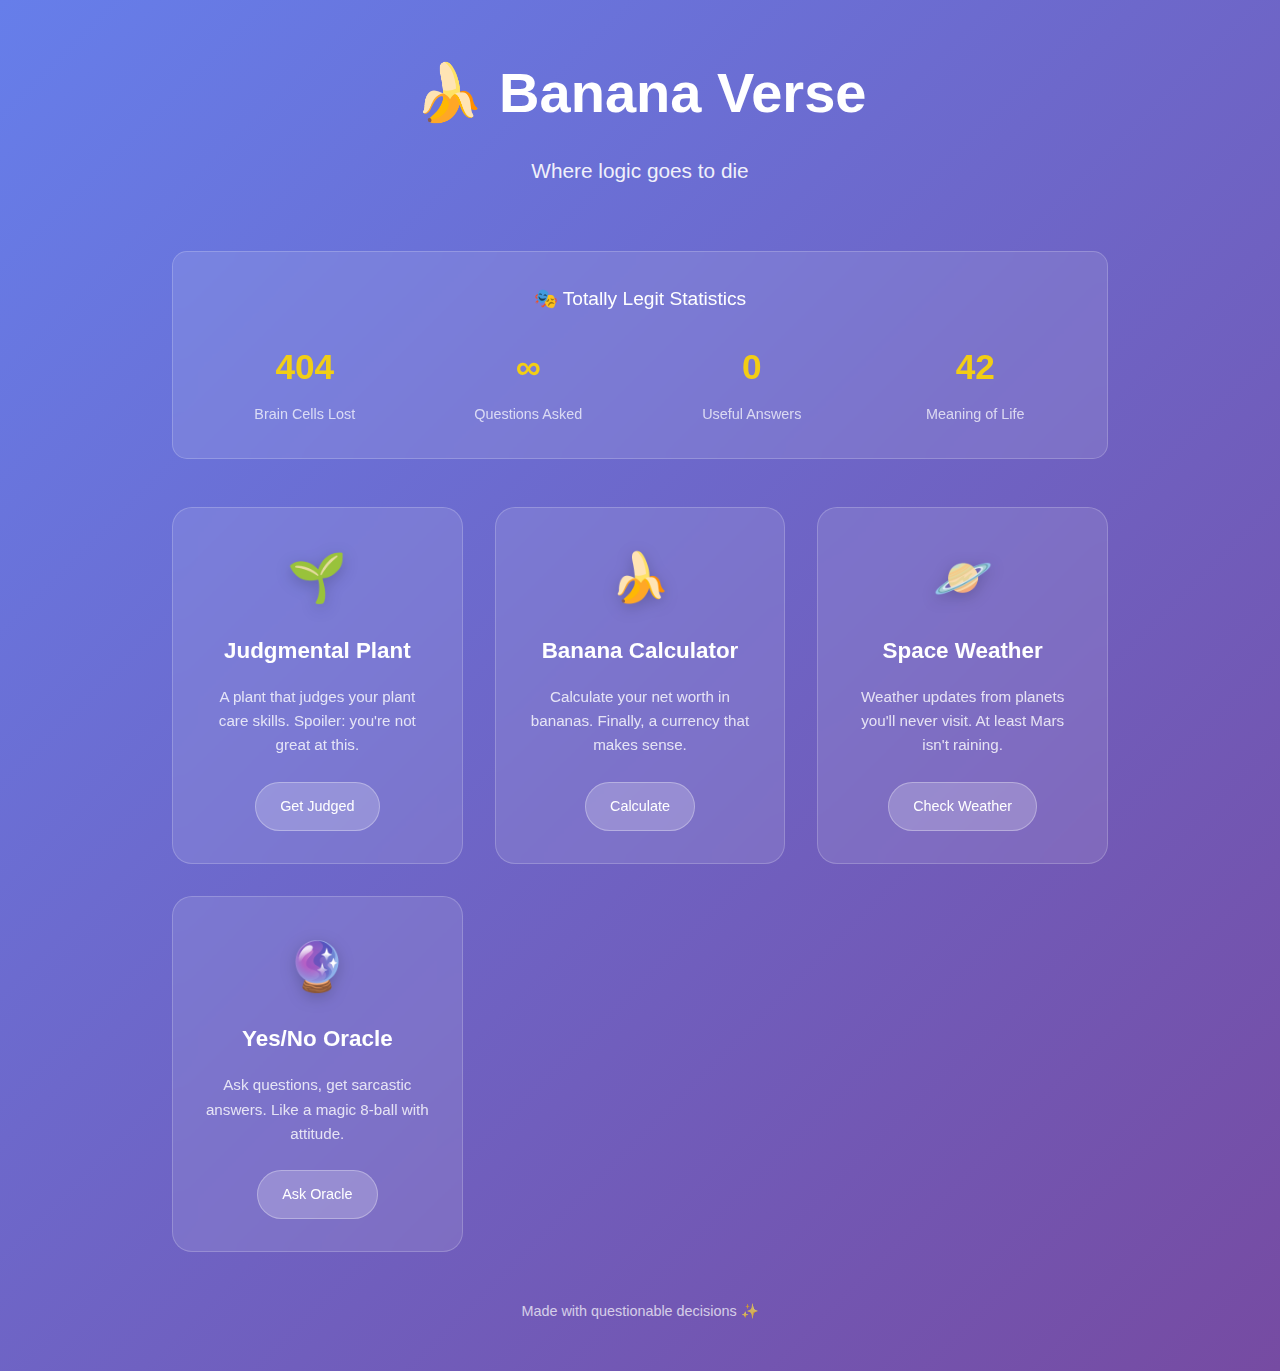
<file: index.html>
<!DOCTYPE html>
<html lang="en">
<head>
    <meta charset="UTF-8">
    <meta name="viewport" content="width=device-width, initial-scale=1.0">
    <title>Banana Verse - Where Logic Goes to Die</title>
    <style>
        * {
            margin: 0;
            padding: 0;
            box-sizing: border-box;
        }

        body {
            font-family: -apple-system, BlinkMacSystemFont, 'Segoe UI', Roboto, sans-serif;
            background: linear-gradient(135deg, #667eea 0%, #764ba2 100%);
            min-height: 100vh;
            color: white;
            line-height: 1.6;
        }

        .container {
            max-width: 1000px;
            margin: 0 auto;
            padding: 3rem 2rem;
        }

        .header {
            text-align: center;
            margin-bottom: 4rem;
        }

        .logo {
            font-size: 3.5rem;
            margin-bottom: 1rem;
            font-weight: 600;
        }

        .tagline {
            font-size: 1.3rem;
            opacity: 0.9;
            font-weight: 300;
        }

        .stats-banner {
            background: rgba(255, 255, 255, 0.1);
            backdrop-filter: blur(10px);
            border-radius: 15px;
            padding: 2rem;
            margin-bottom: 3rem;
            text-align: center;
            border: 1px solid rgba(255, 255, 255, 0.2);
        }

        .stats-banner h3 {
            margin-bottom: 1.5rem;
            font-size: 1.2rem;
            font-weight: 500;
        }

        .stats-grid {
            display: grid;
            grid-template-columns: repeat(auto-fit, minmax(120px, 1fr));
            gap: 1.5rem;
        }

        .stat-item {
            opacity: 0.9;
        }

        .stat-number {
            font-size: 2.2rem;
            font-weight: 600;
            color: #ffd700;
            display: block;
            margin-bottom: 0.5rem;
        }

        .stat-label {
            font-size: 0.9rem;
            opacity: 0.8;
        }

        .apps-grid {
            display: grid;
            grid-template-columns: repeat(auto-fit, minmax(280px, 1fr));
            gap: 2rem;
            margin-bottom: 3rem;
        }

        .app-card {
            background: rgba(255, 255, 255, 0.1);
            backdrop-filter: blur(10px);
            border-radius: 20px;
            padding: 2rem;
            text-align: center;
            border: 1px solid rgba(255, 255, 255, 0.2);
            transition: all 0.3s ease;
            cursor: pointer;
        }

        .app-card:hover {
            transform: translateY(-5px);
            background: rgba(255, 255, 255, 0.15);
            box-shadow: 0 10px 30px rgba(0, 0, 0, 0.2);
        }

        .app-icon {
            font-size: 3rem;
            margin-bottom: 1rem;
            display: block;
            animation: iconFloat 3s ease-in-out infinite;
            filter: drop-shadow(0 4px 8px rgba(0, 0, 0, 0.2));
        }

        .app-title {
            font-size: 1.4rem;
            margin-bottom: 1rem;
            font-weight: 600;
        }

        .app-description {
            opacity: 0.8;
            margin-bottom: 1.5rem;
            font-size: 0.95rem;
        }

        .app-button {
            background: rgba(255, 255, 255, 0.2);
            color: white;
            border: 1px solid rgba(255, 255, 255, 0.3);
            padding: 12px 24px;
            border-radius: 25px;
            font-size: 0.9rem;
            font-weight: 500;
            cursor: pointer;
            transition: all 0.3s ease;
            text-decoration: none;
            display: inline-block;
        }

        .app-button:hover {
            background: rgba(255, 255, 255, 0.3);
            transform: scale(1.05);
        }

        .floating-banana {
            position: fixed;
            font-size: 2rem;
            animation: float 6s ease-in-out infinite;
            pointer-events: none;
            z-index: -1;
            opacity: 0.3;
        }

        .footer {
            text-align: center;
            opacity: 0.7;
            font-size: 0.9rem;
            margin-top: 3rem;
        }

        @keyframes float {
            0%, 100% { transform: translateY(0px); }
            50% { transform: translateY(-20px); }
        }

        @keyframes iconFloat {
            0%, 100% { transform: translateY(0px); }
            50% { transform: translateY(-10px); }
        }

        @media (max-width: 768px) {
            .container {
                padding: 2rem 1rem;
            }
            
            .logo {
                font-size: 2.8rem;
            }
            
            .tagline {
                font-size: 1.1rem;
            }
            
            .apps-grid {
                grid-template-columns: 1fr;
                gap: 1.5rem;
            }
        }
    </style>
</head>
<body>
    <div class="container">
        <header class="header">
            <h1 class="logo">🍌 Banana Verse</h1>
            <p class="tagline">Where logic goes to die</p>
        </header>

        <div class="stats-banner">
            <h3>🎭 Totally Legit Statistics</h3>
            <div class="stats-grid">
                <div class="stat-item">
                    <span class="stat-number">404</span>
                    <div class="stat-label">Brain Cells Lost</div>
                </div>
                <div class="stat-item">
                    <span class="stat-number">∞</span>
                    <div class="stat-label">Questions Asked</div>
                </div>
                <div class="stat-item">
                    <span class="stat-number">0</span>
                    <div class="stat-label">Useful Answers</div>
                </div>
                <div class="stat-item">
                    <span class="stat-number">42</span>
                    <div class="stat-label">Meaning of Life</div>
                </div>
            </div>
        </div>

        <div class="apps-grid">
            <div class="app-card" onclick="navigateToApp('plant')">
                <span class="app-icon">🌱</span>
                <h2 class="app-title">Judgmental Plant</h2>
                <p class="app-description">A plant that judges your plant care skills. Spoiler: you're not great at this.</p>
                <a href="plant.html" class="app-button" onclick="event.stopPropagation(); navigateToApp('plant')">Get Judged</a>
            </div>

            <div class="app-card" onclick="navigateToApp('banana-calculator')">
                <span class="app-icon">🍌</span>
                <h2 class="app-title">Banana Calculator</h2>
                <p class="app-description">Calculate your net worth in bananas. Finally, a currency that makes sense.</p>
                <a href="vazha.html" class="app-button" onclick="event.stopPropagation(); navigateToApp('banana-calculator')">Calculate</a>
            </div>

            <div class="app-card" onclick="navigateToApp('space-weather')">
                <span class="app-icon">🪐</span>
                <h2 class="app-title">Space Weather</h2>
                <p class="app-description">Weather updates from planets you'll never visit. At least Mars isn't raining.</p>
                <a href="WE.html" class="app-button" onclick="event.stopPropagation(); navigateToApp('space-weather')">Check Weather</a>
            </div>

            <div class="app-card" onclick="navigateToApp('oracle')">
                <span class="app-icon">🔮</span>
                <h2 class="app-title">Yes/No Oracle</h2>
                <p class="app-description">Ask questions, get sarcastic answers. Like a magic 8-ball with attitude.</p>
                <a href="QnA.html" class="app-button" onclick="event.stopPropagation(); navigateToApp('oracle')">Ask Oracle</a>
            </div>
        </div>

        <footer class="footer">
            <p>Made with questionable decisions ✨</p>
        </footer>
    </div>

    <!-- Simple floating bananas -->
    <div class="floating-banana" style="left: 10%; animation-delay: 0s;">🍌</div>
    <div class="floating-banana" style="left: 80%; animation-delay: 2s;">🍌</div>
    <div class="floating-banana" style="left: 90%; animation-delay: 4s;">🍌</div>

    <script>
        function navigateToApp(appName) {
            const appUrls = {
                'plant': './plant-app.html',
                'banana-calculator': './banana-calculator.html', 
                'space-weather': './space-weather.html',
                'oracle': './oracle.html'
            };
            
            if (appUrls[appName]) {
                window.location.href = appUrls[appName];
            } else {
                alert(`Would navigate to ${appName} app. Update the URL in the code.`);
            }
        }

        // Add occasional floating bananas
        function createFloatingBanana() {
            const banana = document.createElement('div');
            banana.innerHTML = '🍌';
            banana.className = 'floating-banana';
            banana.style.left = Math.random() * 90 + '%';
            banana.style.animationDelay = Math.random() * 6 + 's';
            document.body.appendChild(banana);
            
            setTimeout(() => {
                banana.remove();
            }, 6000);
        }

        setInterval(createFloatingBanana, 8000);
    </script>
</body>
</html>
</file>
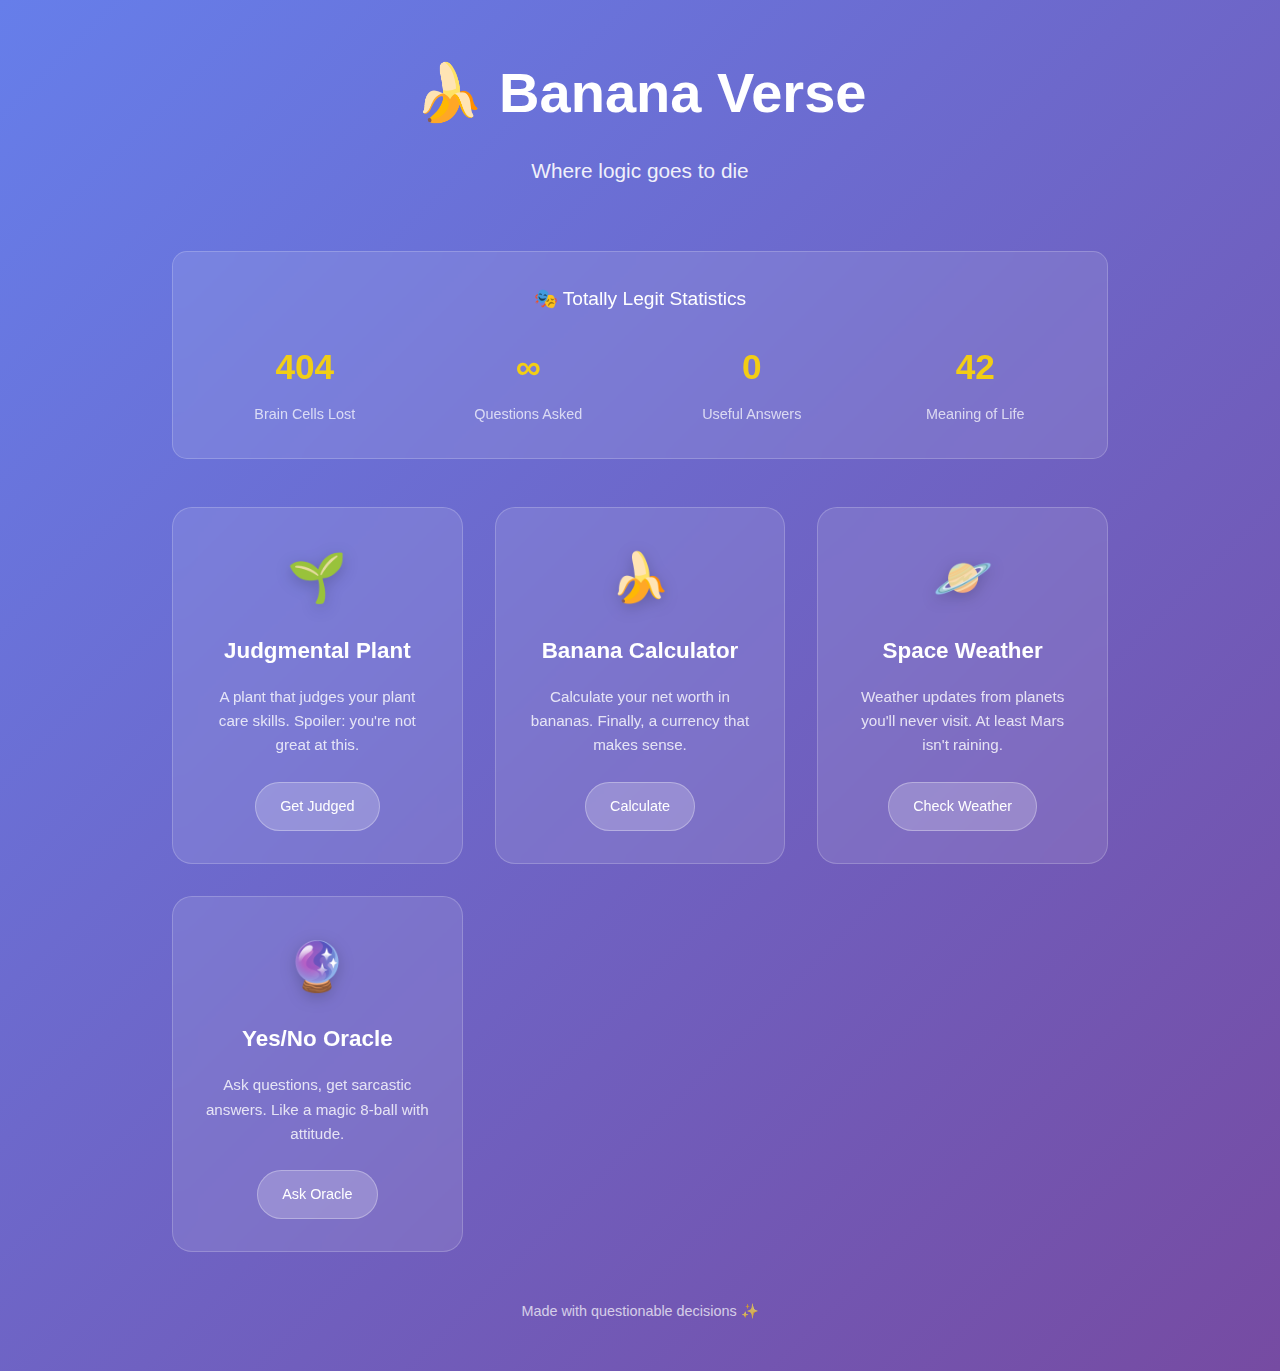
<file: useless2.0/index.html>
<!DOCTYPE html>
<html lang="en">
<head>
    <meta charset="UTF-8">
    <meta name="viewport" content="width=device-width, initial-scale=1.0">
    <title>Banana Verse - Where Logic Goes to Die</title>
    <style>
        * {
            margin: 0;
            padding: 0;
            box-sizing: border-box;
        }

        body {
            font-family: -apple-system, BlinkMacSystemFont, 'Segoe UI', Roboto, sans-serif;
            background: linear-gradient(135deg, #667eea 0%, #764ba2 100%);
            min-height: 100vh;
            color: white;
            line-height: 1.6;
        }

        .container {
            max-width: 1000px;
            margin: 0 auto;
            padding: 3rem 2rem;
        }

        .header {
            text-align: center;
            margin-bottom: 4rem;
        }

        .logo {
            font-size: 3.5rem;
            margin-bottom: 1rem;
            font-weight: 600;
        }

        .tagline {
            font-size: 1.3rem;
            opacity: 0.9;
            font-weight: 300;
        }

        .stats-banner {
            background: rgba(255, 255, 255, 0.1);
            backdrop-filter: blur(10px);
            border-radius: 15px;
            padding: 2rem;
            margin-bottom: 3rem;
            text-align: center;
            border: 1px solid rgba(255, 255, 255, 0.2);
        }

        .stats-banner h3 {
            margin-bottom: 1.5rem;
            font-size: 1.2rem;
            font-weight: 500;
        }

        .stats-grid {
            display: grid;
            grid-template-columns: repeat(auto-fit, minmax(120px, 1fr));
            gap: 1.5rem;
        }

        .stat-item {
            opacity: 0.9;
        }

        .stat-number {
            font-size: 2.2rem;
            font-weight: 600;
            color: #ffd700;
            display: block;
            margin-bottom: 0.5rem;
        }

        .stat-label {
            font-size: 0.9rem;
            opacity: 0.8;
        }

        .apps-grid {
            display: grid;
            grid-template-columns: repeat(auto-fit, minmax(280px, 1fr));
            gap: 2rem;
            margin-bottom: 3rem;
        }

        .app-card {
            background: rgba(255, 255, 255, 0.1);
            backdrop-filter: blur(10px);
            border-radius: 20px;
            padding: 2rem;
            text-align: center;
            border: 1px solid rgba(255, 255, 255, 0.2);
            transition: all 0.3s ease;
            cursor: pointer;
        }

        .app-card:hover {
            transform: translateY(-5px);
            background: rgba(255, 255, 255, 0.15);
            box-shadow: 0 10px 30px rgba(0, 0, 0, 0.2);
        }

        .app-icon {
            font-size: 3rem;
            margin-bottom: 1rem;
            display: block;
            animation: iconFloat 3s ease-in-out infinite;
            filter: drop-shadow(0 4px 8px rgba(0, 0, 0, 0.2));
        }

        .app-title {
            font-size: 1.4rem;
            margin-bottom: 1rem;
            font-weight: 600;
        }

        .app-description {
            opacity: 0.8;
            margin-bottom: 1.5rem;
            font-size: 0.95rem;
        }

        .app-button {
            background: rgba(255, 255, 255, 0.2);
            color: white;
            border: 1px solid rgba(255, 255, 255, 0.3);
            padding: 12px 24px;
            border-radius: 25px;
            font-size: 0.9rem;
            font-weight: 500;
            cursor: pointer;
            transition: all 0.3s ease;
            text-decoration: none;
            display: inline-block;
        }

        .app-button:hover {
            background: rgba(255, 255, 255, 0.3);
            transform: scale(1.05);
        }

        .floating-banana {
            position: fixed;
            font-size: 2rem;
            animation: float 6s ease-in-out infinite;
            pointer-events: none;
            z-index: -1;
            opacity: 0.3;
        }

        .footer {
            text-align: center;
            opacity: 0.7;
            font-size: 0.9rem;
            margin-top: 3rem;
        }

        @keyframes float {
            0%, 100% { transform: translateY(0px); }
            50% { transform: translateY(-20px); }
        }

        @keyframes iconFloat {
            0%, 100% { transform: translateY(0px); }
            50% { transform: translateY(-10px); }
        }

        @media (max-width: 768px) {
            .container {
                padding: 2rem 1rem;
            }
            
            .logo {
                font-size: 2.8rem;
            }
            
            .tagline {
                font-size: 1.1rem;
            }
            
            .apps-grid {
                grid-template-columns: 1fr;
                gap: 1.5rem;
            }
        }
    </style>
</head>
<body>
    <div class="container">
        <header class="header">
            <h1 class="logo">🍌 Banana Verse</h1>
            <p class="tagline">Where logic goes to die</p>
        </header>

        <div class="stats-banner">
            <h3>🎭 Totally Legit Statistics</h3>
            <div class="stats-grid">
                <div class="stat-item">
                    <span class="stat-number">404</span>
                    <div class="stat-label">Brain Cells Lost</div>
                </div>
                <div class="stat-item">
                    <span class="stat-number">∞</span>
                    <div class="stat-label">Questions Asked</div>
                </div>
                <div class="stat-item">
                    <span class="stat-number">0</span>
                    <div class="stat-label">Useful Answers</div>
                </div>
                <div class="stat-item">
                    <span class="stat-number">42</span>
                    <div class="stat-label">Meaning of Life</div>
                </div>
            </div>
        </div>

        <div class="apps-grid">
            <div class="app-card" onclick="navigateToApp('plant')">
                <span class="app-icon">🌱</span>
                <h2 class="app-title">Judgmental Plant</h2>
                <p class="app-description">A plant that judges your plant care skills. Spoiler: you're not great at this.</p>
                <a href="../useless2.0/plant/index.html" class="app-button" onclick="event.stopPropagation(); navigateToApp('plant')">Get Judged</a>
            </div>

            <div class="app-card" onclick="navigateToApp('banana-calculator')">
                <span class="app-icon">🍌</span>
                <h2 class="app-title">Banana Calculator</h2>
                <p class="app-description">Calculate your net worth in bananas. Finally, a currency that makes sense.</p>
                <a href="../useless2.0/vazha/vazha.html" class="app-button" onclick="event.stopPropagation(); navigateToApp('banana-calculator')">Calculate</a>
            </div>

            <div class="app-card" onclick="navigateToApp('space-weather')">
                <span class="app-icon">🪐</span>
                <h2 class="app-title">Space Weather</h2>
                <p class="app-description">Weather updates from planets you'll never visit. At least Mars isn't raining.</p>
                <a href="../useless2.0/we/index.html" class="app-button" onclick="event.stopPropagation(); navigateToApp('space-weather')">Check Weather</a>
            </div>

            <div class="app-card" onclick="navigateToApp('oracle')">
                <span class="app-icon">🔮</span>
                <h2 class="app-title">Yes/No Oracle</h2>
                <p class="app-description">Ask questions, get sarcastic answers. Like a magic 8-ball with attitude.</p>
                <a href="../useless2.0/askQ/index.html" class="app-button" onclick="event.stopPropagation(); navigateToApp('oracle')">Ask Oracle</a>
            </div>
        </div>

        <footer class="footer">
            <p>Made with questionable decisions ✨</p>
        </footer>
    </div>

    <!-- Simple floating bananas -->
    <div class="floating-banana" style="left: 10%; animation-delay: 0s;">🍌</div>
    <div class="floating-banana" style="left: 80%; animation-delay: 2s;">🍌</div>
    <div class="floating-banana" style="left: 90%; animation-delay: 4s;">🍌</div>

    <script>
        function navigateToApp(appName) {
            const appUrls = {
                'plant': './plant-app.html',
                'banana-calculator': './banana-calculator.html', 
                'space-weather': './space-weather.html',
                'oracle': './oracle.html'
            };
            
            if (appUrls[appName]) {
                window.location.href = appUrls[appName];
            } else {
                alert(`Would navigate to ${appName} app. Update the URL in the code.`);
            }
        }

        // Add occasional floating bananas
        function createFloatingBanana() {
            const banana = document.createElement('div');
            banana.innerHTML = '🍌';
            banana.className = 'floating-banana';
            banana.style.left = Math.random() * 90 + '%';
            banana.style.animationDelay = Math.random() * 6 + 's';
            document.body.appendChild(banana);
            
            setTimeout(() => {
                banana.remove();
            }, 6000);
        }

        setInterval(createFloatingBanana, 8000);
    </script>
</body>
</html>
</file>
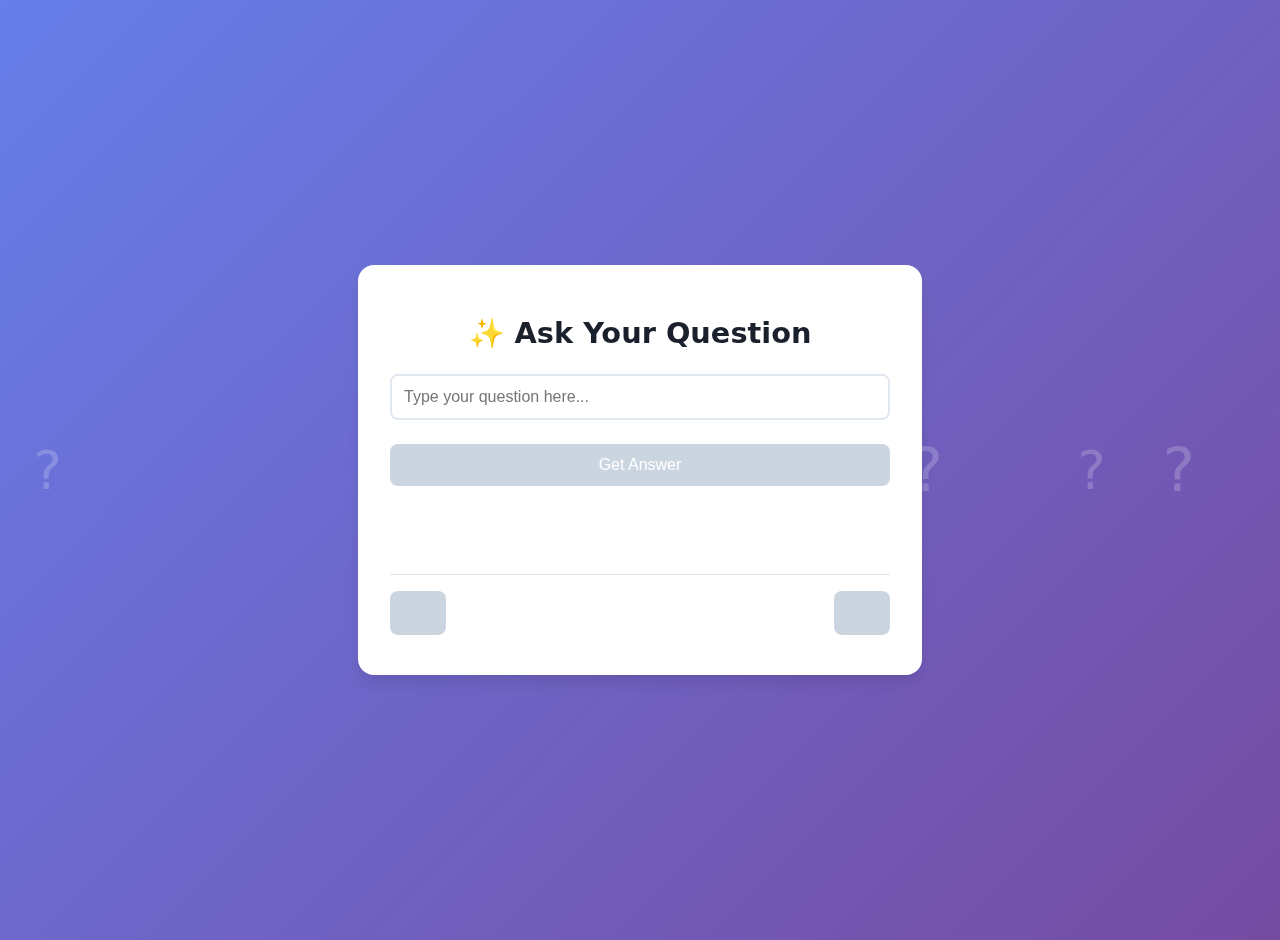
<file: useless2.0/askQ/index.html>
<!DOCTYPE html>
<html lang="en">
<head>
    <meta charset="UTF-8">
    <meta name="viewport" content="width=device-width, initial-scale=1.0">
    <title>Yes/No Oracle</title>
    <style>
        body {
            font-family: system-ui, -apple-system, sans-serif;
            min-height: 100vh;
            margin: 0;
            display: flex;
            justify-content: center;
            align-items: center;
            background: linear-gradient(135deg, #667eea 0%, #764ba2 100%);
            padding: 20px;
            position: relative;
            overflow: hidden;
        }

        /* Animated Question Marks */
        .question-mark {
            position: absolute;
            color: rgba(255, 255, 255, 0.2);
            font-size: 3rem;
            pointer-events: none;
            animation: float 10s linear infinite, shake 2s ease-in-out infinite;
        }

        @keyframes float {
            0% {
                transform: translateY(100vh) rotate(0deg);
            }
            100% {
                transform: translateY(-100px) rotate(360deg);
            }
        }

        @keyframes shake {
            0%, 100% { transform: translateX(0) rotate(0deg); }
            25% { transform: translateX(-5px) rotate(-5deg); }
            75% { transform: translateX(5px) rotate(5deg); }
        }

        .container {
            background: white;
            padding: 2rem;
            border-radius: 1rem;
            box-shadow: 0 10px 15px -3px rgba(0, 0, 0, 0.1);
            max-width: 500px;
            width: 100%;
            position: relative;
            z-index: 1;
            backdrop-filter: blur(5px);
        }

        h1 {
            color: #1a202c;
            text-align: center;
            margin-bottom: 1.5rem;
            font-size: 1.8rem;
        }

        .input-group {
            margin-bottom: 1.5rem;
        }

        input {
            width: 100%;
            padding: 0.75rem;
            border: 2px solid #e2e8f0;
            border-radius: 0.5rem;
            font-size: 1rem;
            transition: border-color 0.2s;
            box-sizing: border-box;
        }

        input:focus {
            outline: none;
            border-color: #667eea;
        }

        button {
            width: 100%;
            padding: 0.75rem;
            background-color: #667eea;
            color: white;
            border: none;
            border-radius: 0.5rem;
            font-size: 1rem;
            cursor: pointer;
            transition: background-color 0.2s;
        }

        button:hover {
            background-color: #5a67d8;
        }

        button:disabled {
            background-color: #cbd5e0;
            cursor: not-allowed;
        }

        .answer {
            margin-top: 1.5rem;
            text-align: center;
            font-size: 1.5rem;
            font-weight: bold;
            min-height: 2rem;
            color: #2d3748;
        }

        .answer.yes {
            color: #48bb78;
        }

        .answer.no {
            color: #f56565;
        }

        .answer-container {
            opacity: 0;
            transform: translateY(20px);
            transition: all 0.3s ease-out;
        }

        .answer-container.show {
            opacity: 1;
            transform: translateY(0);
        }

        .navigation {
            display: flex;
            justify-content: space-between;
            align-items: center;
            margin-top: 2rem;
            padding-top: 1rem;
            border-top: 1px solid #e2e8f0;
        }

        .nav-button {
            background: none;
            border: none;
            font-size: 1.5rem;
            color: #667eea;
            cursor: pointer;
            padding: 0.5rem 1rem;
            width: auto;
            transition: transform 0.2s;
        }

        .nav-button:disabled {
            color: #cbd5e0;
            cursor: not-allowed;
        }

        .nav-button:hover:not(:disabled) {
            transform: scale(1.1);
        }

        .question-display {
            text-align: center;
            color: #4a5568;
            margin: 0 1rem;
            font-size: 0.9rem;
            flex-grow: 1;
            overflow: hidden;
            text-overflow: ellipsis;
            white-space: nowrap;
        }

        .page-counter {
            font-size: 0.8rem;
            color: #718096;
            text-align: center;
            margin-top: 0.5rem;
        }
    </style>
</head>
<body>
    <div id="background"></div>
    <div class="container">
        <h1>✨ Ask Your Question</h1>
        <div class="input-group">
            <input 
                type="text" 
                id="questionInput" 
                placeholder="Type your question here..."
                autocomplete="off"
            >
        </div>
        <button id="askButton" disabled>Get Answer</button>
        <div class="answer-container" id="answerContainer">
            <div class="answer" id="answer"></div>
        </div>
        <div class="navigation">
            <button id="prevButton" class="nav-button" disabled>←</button>
            <div class="question-display" id="questionDisplay"></div>
            <button id="nextButton" class="nav-button" disabled>→</button>
        </div>
        <div class="page-counter" id="pageCounter"></div>
    </div>

    <script>
        // Create animated question marks
        function createQuestionMarks() {
            const background = document.body;
            const numQuestionMarks = 15;

            for (let i = 0; i < numQuestionMarks; i++) {
                const questionMark = document.createElement('div');
                questionMark.className = 'question-mark';
                questionMark.textContent = '?';
                
                // Random initial position
                questionMark.style.left = `${Math.random() * 100}vw`;
                questionMark.style.animationDelay = `${Math.random() * 10}s`;
                questionMark.style.fontSize = `${Math.random() * 2 + 2}rem`;
                
                background.appendChild(questionMark);
            }
        }

        createQuestionMarks();

        const questionInput = document.getElementById('questionInput');
        const askButton = document.getElementById('askButton');
        const answer = document.getElementById('answer');
        const answerContainer = document.getElementById('answerContainer');
        const prevButton = document.getElementById('prevButton');
        const nextButton = document.getElementById('nextButton');
        const questionDisplay = document.getElementById('questionDisplay');
        const pageCounter = document.getElementById('pageCounter');

        let history = [];
        let currentIndex = -1;

        function updateNavigation() {
            prevButton.disabled = currentIndex <= 0;
            nextButton.disabled = currentIndex >= history.length - 1;
            
            if (history.length > 0) {
                const current = history[currentIndex];
                questionDisplay.textContent = current.question;
                answer.textContent = current.answer;
                answer.className = 'answer ' + (current.answer === 'Yes!' ? 'yes' : 'no');
                answerContainer.classList.add('show');
                pageCounter.textContent = `${currentIndex + 1} of ${history.length}`;
            } else {
                questionDisplay.textContent = '';
                answer.textContent = '';
                pageCounter.textContent = '';
            }
        }

        questionInput.addEventListener('input', () => {
            askButton.disabled = !questionInput.value.trim();
        });

        askButton.addEventListener('click', () => {
            const question = questionInput.value.trim();
            if (!question) return;

            askButton.disabled = true;
            answerContainer.classList.remove('show');

            setTimeout(() => {
                const isYes = Math.random() < 0.5;
                const newAnswer = isYes ? 'Yes!' : 'No!';
                
                history.push({ question, answer: newAnswer });
                currentIndex = history.length - 1;
                
                updateNavigation();
                questionInput.value = '';
            }, 300);
        });

        prevButton.addEventListener('click', () => {
            if (currentIndex > 0) {
                answerContainer.classList.remove('show');
                setTimeout(() => {
                    currentIndex--;
                    updateNavigation();
                }, 300);
            }
        });

        nextButton.addEventListener('click', () => {
            if (currentIndex < history.length - 1) {
                answerContainer.classList.remove('show');
                setTimeout(() => {
                    currentIndex++;
                    updateNavigation();
                }, 300);
            }
        });

        questionInput.addEventListener('keypress', (e) => {
            if (e.key === 'Enter' && !askButton.disabled) {
                askButton.click();
            }
        });

        // Recreate question marks periodically
        setInterval(() => {
            const questionMarks = document.querySelectorAll('.question-mark');
            questionMarks.forEach(mark => {
                if (parseFloat(getComputedStyle(mark).top) < -100) {
                    mark.remove();
                }
            });
            if (questionMarks.length < 15) {
                createQuestionMarks();
            }
        }, 5000);
    </script>
</body>
</html>
</file>
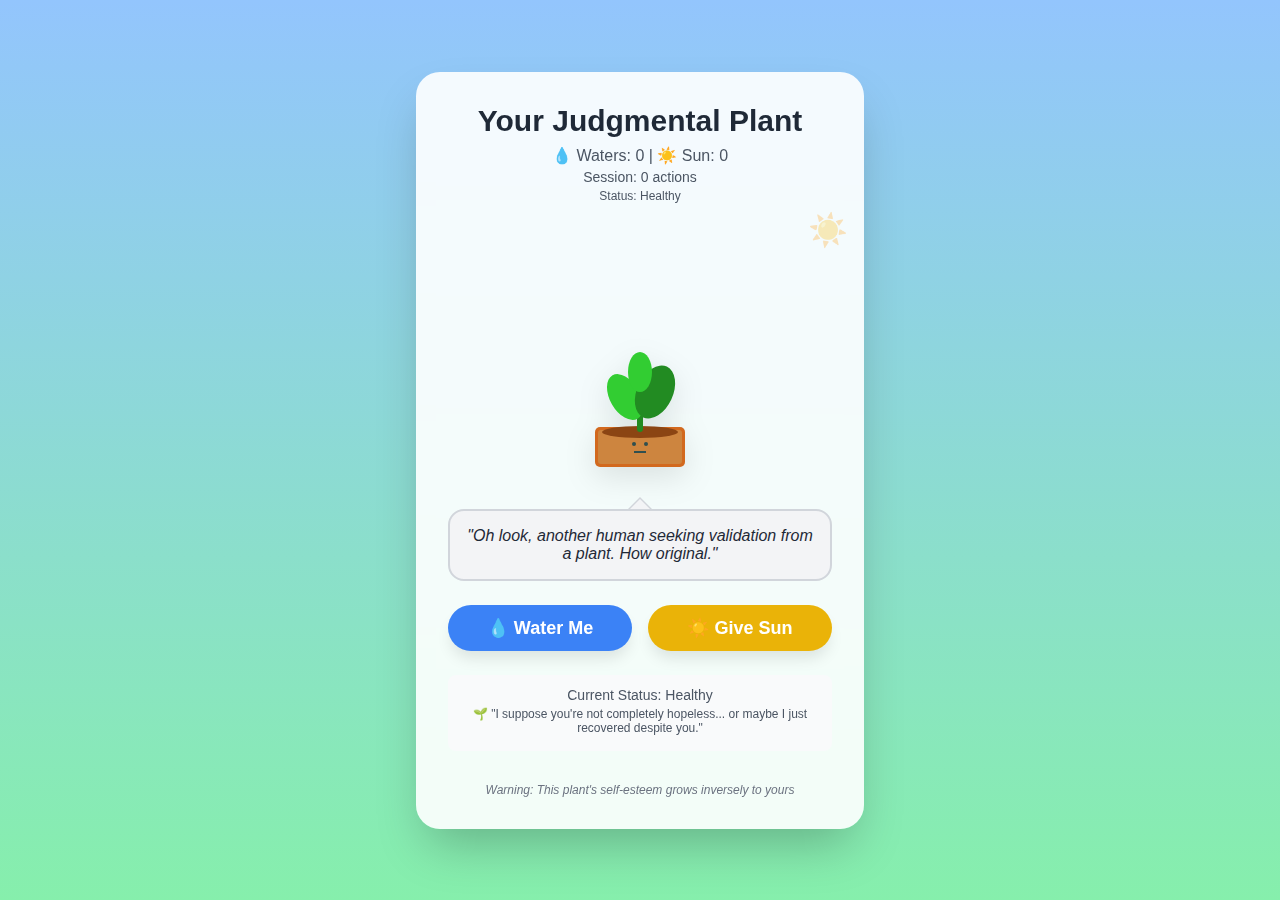
<file: useless2.0/plant/index.html>
<!DOCTYPE html>
<html lang="en">
<head>
    <meta charset="UTF-8">
    <meta name="viewport" content="width=device-width, initial-scale=1.0">
    <title>Judgmental Plant Bot</title>
    <meta name="description" content="A sarcastic virtual plant that judges your care attempts with brutal honesty">
    <link rel="stylesheet" href="styles.css">
</head>
<body>
    <div id="app" class="app-container">
        <div class="main-card">
            <!-- Header -->
            <h1 class="title">Your Judgmental Plant</h1>
            <div class="stats">
                <p id="stats-text">💧 Waters: 0 | ☀️ Sun: 0</p>
                <p id="session-text" class="session-stats">Session: 0 actions</p>
                <p id="status-text" class="status-text">Status: neutral</p>
                <p id="recovery-text" class="recovery-text" style="display: none;"></p>
            </div>

            <!-- Plant Display -->
            <div class="plant-container">
                <div id="plant-wrapper" class="plant-wrapper">
                    <!-- Sun indicator -->
                    <div class="sun-indicator">
                        <div id="sun-icon" class="sun-icon">☀️</div>
                    </div>

                    <!-- Plant SVG -->
                    <div class="plant-svg-container">
                        <svg width="200" height="250" viewBox="0 0 200 250" class="plant-svg">
                            <!-- Pot -->
                            <ellipse cx="100" cy="230" rx="45" ry="8" fill="#8B4513" opacity="0.3"/>
                            <rect x="55" y="200" width="90" height="40" rx="5" fill="#D2691E"/>
                            <rect x="58" y="203" width="84" height="34" rx="3" fill="#CD853F"/>
                            
                            <!-- Soil -->
                            <ellipse id="soil" cx="100" cy="205" rx="38" ry="6" fill="#8B4513"/>
                            
                            <!-- Main stem -->
                            <rect id="stem" x="97" y="160" width="6" height="45" fill="#228B22" rx="3"/>
                            
                            <!-- Leaves container -->
                            <g id="leaves-container">
                                <!-- Default healthy leaves -->
                                <ellipse cx="85" cy="170" rx="15" ry="25" fill="#32CD32" transform="rotate(-30 85 170)"/>
                                <ellipse cx="115" cy="165" rx="18" ry="28" fill="#228B22" transform="rotate(25 115 165)"/>
                                <ellipse cx="100" cy="145" rx="12" ry="20" fill="#32CD32" transform="rotate(0 100 145)"/>
                            </g>
                            
                            <!-- Face on the pot -->
                            <g id="face" transform="translate(100, 220)">
                                <!-- Default neutral face -->
                                <circle cx="-6" cy="-3" r="2" fill="#2F4F4F"/>
                                <circle cx="6" cy="-3" r="2" fill="#2F4F4F"/>
                                <line x1="-6" y1="5" x2="6" y2="5" stroke="#2F4F4F" stroke-width="2"/>
                            </g>
                            
                            <!-- Dropped leaves container -->
                            <g id="dropped-leaves"></g>
                        </svg>
                    </div>
                </div>

                <!-- Progress indicator -->
                <div id="progress-indicator" class="progress-indicator" style="display: none;">
                    📋 "Progress": <span id="progress-text">Still disappointing</span>
                </div>
            </div>

            <!-- Roast Speech Bubble -->
            <div class="speech-bubble">
                <p id="roast-text">"Oh look, another human seeking validation from a plant. How original."</p>
            </div>

            <!-- Control Buttons -->
            <div class="button-container">
                <button id="water-btn" class="action-button water-button">
                    💧 Water Me
                </button>
                <button id="sun-btn" class="action-button sun-button">
                    ☀️ Give Sun
                </button>
            </div>

            <!-- Achievements -->
            <div id="achievements" class="achievements-container" style="display: none;">
                <h3 class="achievements-title">Dubious Achievements</h3>
                <div id="achievements-list" class="achievements-list"></div>
            </div>

            <!-- Plant Status -->
            <div class="status-container">
                <div class="status-title">Current Status: <span id="current-status">neutral</span></div>
                <div id="status-message" class="status-message">
                    🌱 "I suppose you're not completely hopeless..."
                </div>
            </div>

            <!-- Footer -->
            <div class="footer">
                Warning: This plant's self-esteem grows inversely to yours
            </div>
        </div>
    </div>

    <script src="script.js"></script>
</body>
</html>
</file>
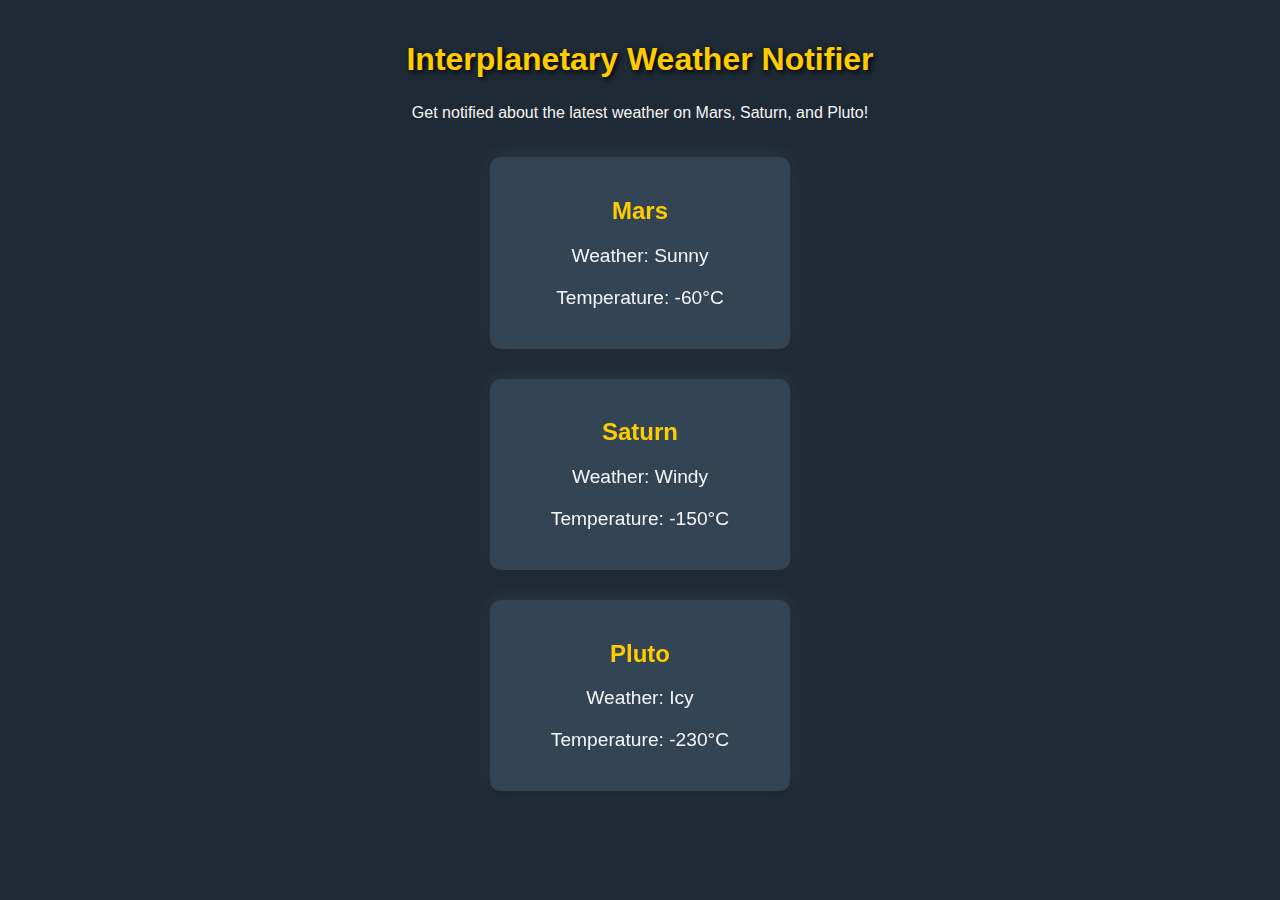
<file: useless2.0/we/index.html>
<!DOCTYPE html>
<html lang="en">
<head>
    <meta charset="UTF-8">
    <meta name="viewport" content="width=device-width, initial-scale=1.0">
    <title>Weather Notifier for Other Planets</title>
    <link rel="stylesheet" href="style.css">
</head>
<body>

    <h1>Interplanetary Weather Notifier</h1>
    <p>Get notified about the latest weather on Mars, Saturn, and Pluto!</p>

    <div class="planet" id="mars">
        <div class="planet-content">
            <h2>Mars</h2>
            <p class="weather">Weather: <span id="marsWeather">Sunny</span></p>
            <p class="temperature">Temperature: <span id="marsTemp">-60°C</span></p>
        </div>
    </div>

    <div class="planet" id="saturn">
        <div class="planet-content">
            <h2>Saturn</h2>
            <p class="weather">Weather: <span id="saturnWeather">Windy</span></p>
            <p class="temperature">Temperature: <span id="saturnTemp">-150°C</span></p>
        </div>
    </div>

    <div class="planet" id="pluto">
        <div class="planet-content">
            <h2>Pluto</h2>
            <p class="weather">Weather: <span id="plutoWeather">Icy</span></p>
            <p class="temperature">Temperature: <span id="plutoTemp">-230°C</span></p>
        </div>
    </div>

    <script src="script.js"></script>
</body>
</html>
</file>
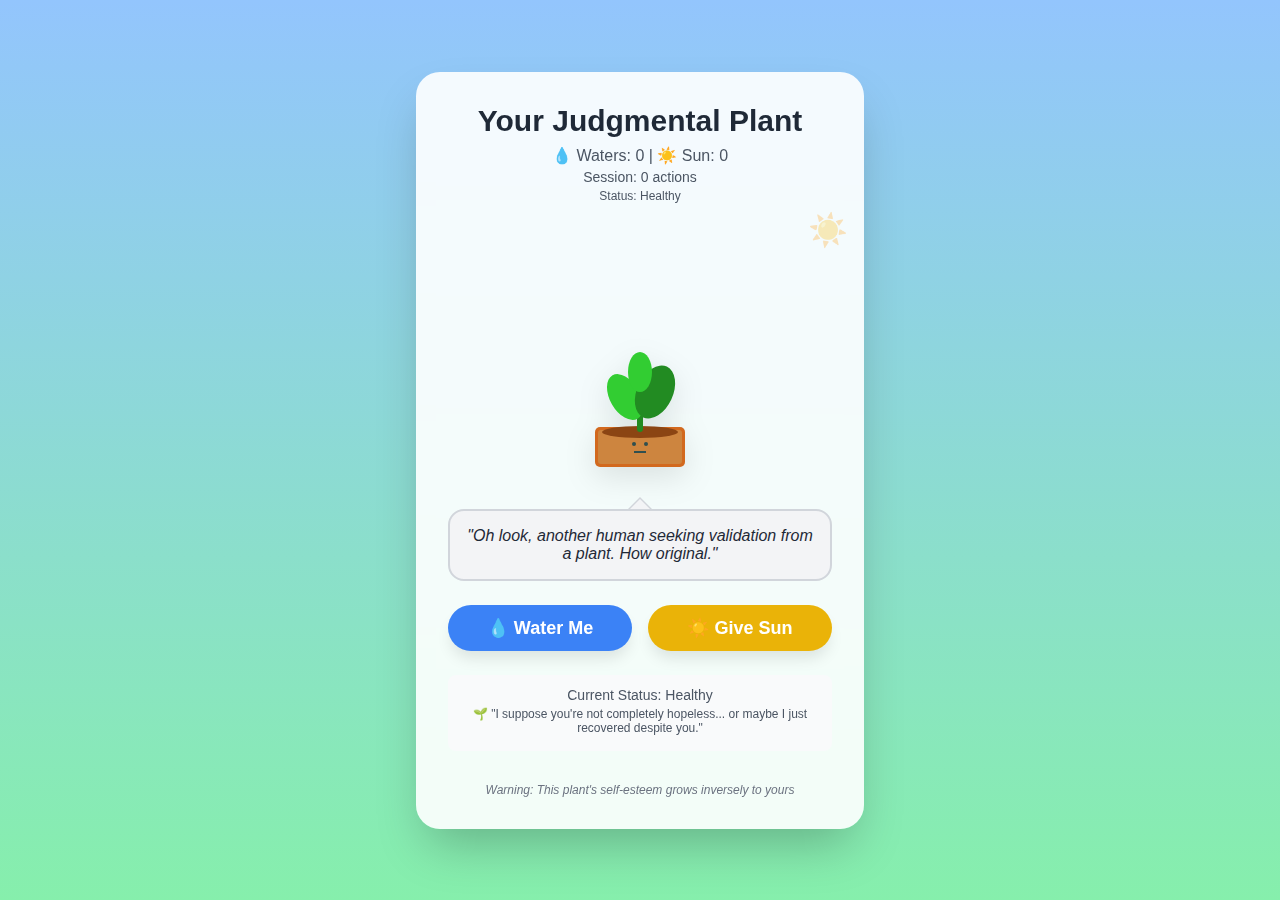
<file: plant.html>
<!DOCTYPE html>
<html lang="en">
<head>
    <meta charset="UTF-8">
    <meta name="viewport" content="width=device-width, initial-scale=1.0">
    <title>Judgmental Plant Bot</title>
    <meta name="description" content="A sarcastic virtual plant that judges your care attempts with brutal honesty">
    <link rel="stylesheet" href="pstyles.css">
</head>
<body>
    <div id="app" class="app-container">
        <div class="main-card">
            <!-- Header -->
            <h1 class="title">Your Judgmental Plant</h1>
            <div class="stats">
                <p id="stats-text">💧 Waters: 0 | ☀️ Sun: 0</p>
                <p id="session-text" class="session-stats">Session: 0 actions</p>
                <p id="status-text" class="status-text">Status: neutral</p>
                <p id="recovery-text" class="recovery-text" style="display: none;"></p>
            </div>

            <!-- Plant Display -->
            <div class="plant-container">
                <div id="plant-wrapper" class="plant-wrapper">
                    <!-- Sun indicator -->
                    <div class="sun-indicator">
                        <div id="sun-icon" class="sun-icon">☀️</div>
                    </div>

                    <!-- Plant SVG -->
                    <div class="plant-svg-container">
                        <svg width="200" height="250" viewBox="0 0 200 250" class="plant-svg">
                            <!-- Pot -->
                            <ellipse cx="100" cy="230" rx="45" ry="8" fill="#8B4513" opacity="0.3"/>
                            <rect x="55" y="200" width="90" height="40" rx="5" fill="#D2691E"/>
                            <rect x="58" y="203" width="84" height="34" rx="3" fill="#CD853F"/>
                            
                            <!-- Soil -->
                            <ellipse id="soil" cx="100" cy="205" rx="38" ry="6" fill="#8B4513"/>
                            
                            <!-- Main stem -->
                            <rect id="stem" x="97" y="160" width="6" height="45" fill="#228B22" rx="3"/>
                            
                            <!-- Leaves container -->
                            <g id="leaves-container">
                                <!-- Default healthy leaves -->
                                <ellipse cx="85" cy="170" rx="15" ry="25" fill="#32CD32" transform="rotate(-30 85 170)"/>
                                <ellipse cx="115" cy="165" rx="18" ry="28" fill="#228B22" transform="rotate(25 115 165)"/>
                                <ellipse cx="100" cy="145" rx="12" ry="20" fill="#32CD32" transform="rotate(0 100 145)"/>
                            </g>
                            
                            <!-- Face on the pot -->
                            <g id="face" transform="translate(100, 220)">
                                <!-- Default neutral face -->
                                <circle cx="-6" cy="-3" r="2" fill="#2F4F4F"/>
                                <circle cx="6" cy="-3" r="2" fill="#2F4F4F"/>
                                <line x1="-6" y1="5" x2="6" y2="5" stroke="#2F4F4F" stroke-width="2"/>
                            </g>
                            
                            <!-- Dropped leaves container -->
                            <g id="dropped-leaves"></g>
                        </svg>
                    </div>
                </div>

                <!-- Progress indicator -->
                <div id="progress-indicator" class="progress-indicator" style="display: none;">
                    📋 "Progress": <span id="progress-text">Still disappointing</span>
                </div>
            </div>

            <!-- Roast Speech Bubble -->
            <div class="speech-bubble">
                <p id="roast-text">"Oh look, another human seeking validation from a plant. How original."</p>
            </div>

            <!-- Control Buttons -->
            <div class="button-container">
                <button id="water-btn" class="action-button water-button">
                    💧 Water Me
                </button>
                <button id="sun-btn" class="action-button sun-button">
                    ☀️ Give Sun
                </button>
            </div>

            <!-- Achievements -->
            <div id="achievements" class="achievements-container" style="display: none;">
                <h3 class="achievements-title">Dubious Achievements</h3>
                <div id="achievements-list" class="achievements-list"></div>
            </div>

            <!-- Plant Status -->
            <div class="status-container">
                <div class="status-title">Current Status: <span id="current-status">neutral</span></div>
                <div id="status-message" class="status-message">
                    🌱 "I suppose you're not completely hopeless..."
                </div>
            </div>

            <!-- Footer -->
            <div class="footer">
                Warning: This plant's self-esteem grows inversely to yours
            </div>
        </div>
    </div>

    <script src="pscript.js"></script>
</body>
</html>
</file>
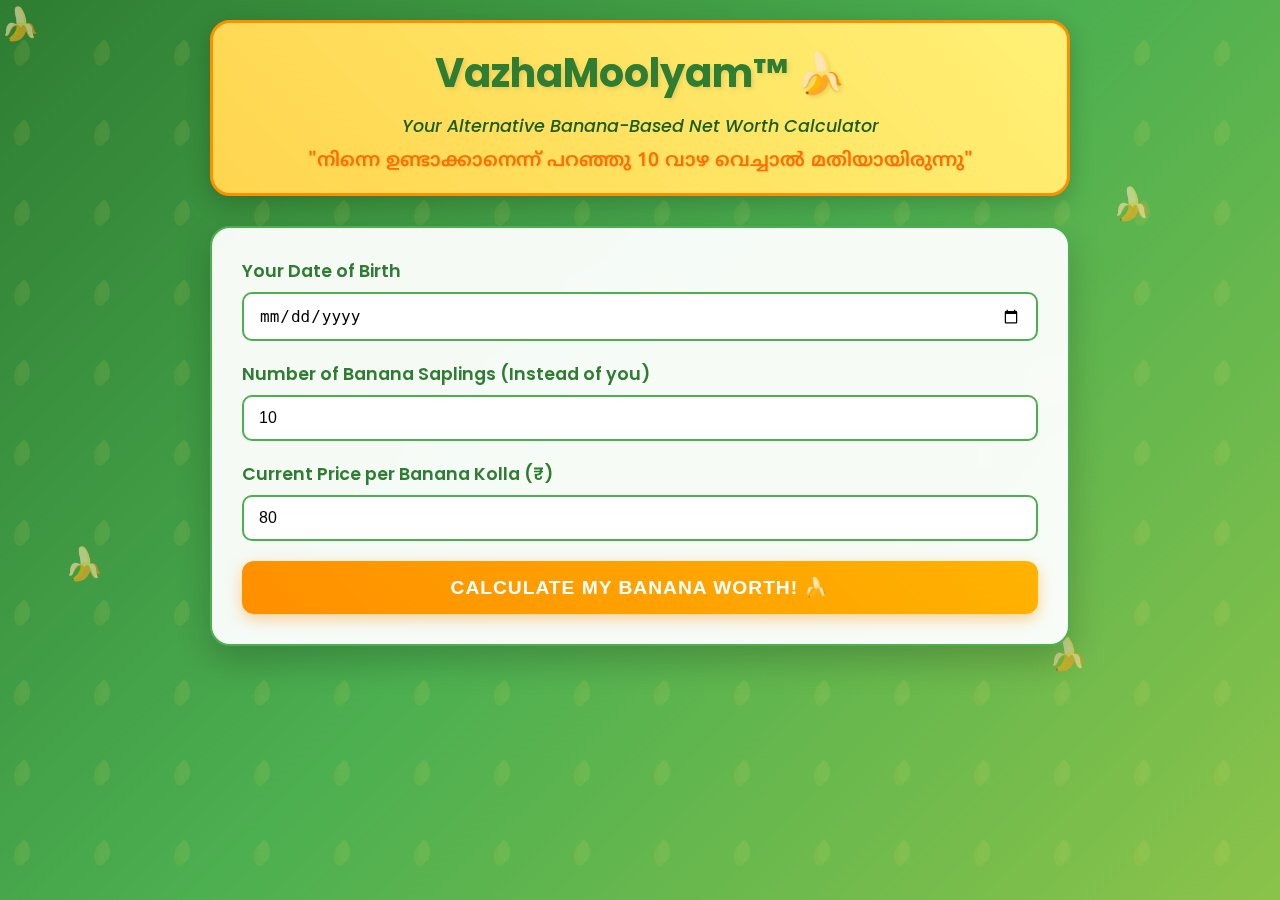
<file: vazha.html>
<!DOCTYPE html>
<html lang="en">
<head>
    <meta charset="UTF-8">
    <meta name="viewport" content="width=device-width, initial-scale=1.0">
    <title>VazhaMoolyam™ - Your Alternative Banana-Based Net Worth</title>
    <link href="https://fonts.googleapis.com/css2?family=Noto+Sans+Malayalam:wght@400;600;700&family=Poppins:wght@400;600;700&display=swap" rel="stylesheet">
    <style>
        * {
            margin: 0;
            padding: 0;
            box-sizing: border-box;
        }

        body {
            font-family: 'Poppins', sans-serif;
            background: linear-gradient(135deg, #2E7D32 0%, #4CAF50 50%, #8BC34A 100%);
            min-height: 100vh;
            position: relative;
            overflow-x: hidden;
        }

        .banana-bg {
            position: fixed;
            top: 0;
            left: 0;
            width: 100%;
            height: 100%;
            opacity: 0.1;
            background-image: url('data:image/svg+xml,<svg xmlns="http://www.w3.org/2000/svg" viewBox="0 0 100 100"><path d="M20,80 Q15,70 20,60 Q25,50 30,60 Q35,70 30,80 Q25,85 20,80" fill="%23FFD54F"/><path d="M25,75 Q20,65 25,55 Q30,45 35,55 Q40,65 35,75 Q30,80 25,75" fill="%23FFF176"/></svg>');
            background-repeat: repeat;
            background-size: 80px 80px;
            z-index: -2;
        }

        .floating-banana {
            position: fixed;
            font-size: 2rem;
            animation: float 6s ease-in-out infinite;
            z-index: -1;
            opacity: 0.6;
        }

        .floating-banana:nth-child(1) { top: 10%; left: 10%; animation-delay: 0s; }
        .floating-banana:nth-child(2) { top: 20%; right: 10%; animation-delay: 1s; }
        .floating-banana:nth-child(3) { top: 60%; left: 5%; animation-delay: 2s; }
        .floating-banana:nth-child(4) { top: 70%; right: 15%; animation-delay: 3s; }
        .floating-banana:nth-child(5) { top: 40%; left: 80%; animation-delay: 4s; }

        @keyframes float {
            0%, 100% { transform: translateY(0px) rotate(0deg); }
            50% { transform: translateY(-20px) rotate(5deg); }
        }

        .container {
            max-width: 900px;
            margin: 0 auto;
            padding: 20px;
            position: relative;
            z-index: 1;
        }

        .header {
            text-align: center;
            margin-bottom: 30px;
            background: linear-gradient(45deg, #FFD54F, #FFF176);
            padding: 20px;
            border-radius: 20px;
            box-shadow: 0 8px 25px rgba(0,0,0,0.2);
            border: 3px solid #FF8F00;
        }

        .header h1 {
            font-size: 2.5rem;
            color: #2E7D32;
            font-weight: 700;
            text-shadow: 2px 2px 4px rgba(0,0,0,0.1);
            margin-bottom: 10px;
        }

        .header p {
            font-size: 1.1rem;
            color: #1B5E20;
            font-weight: 500;
            font-style: italic;
        }

        .malayalam-quote {
            font-family: 'Noto Sans Malayalam', sans-serif;
            font-size: 1.2rem;
            color: #FF6F00;
            font-weight: 600;
            margin-top: 10px;
            text-shadow: 1px 1px 2px rgba(0,0,0,0.1);
        }

        .calculator-card {
            background: rgba(255, 255, 255, 0.95);
            border-radius: 20px;
            padding: 30px;
            box-shadow: 0 15px 35px rgba(0,0,0,0.2);
            border: 2px solid #4CAF50;
            margin-bottom: 30px;
            backdrop-filter: blur(10px);
        }

        .form-group {
            margin-bottom: 20px;
        }

        .form-group label {
            display: block;
            font-weight: 600;
            color: #2E7D32;
            margin-bottom: 8px;
            font-size: 1.1rem;
        }

        .form-group input {
            width: 100%;
            padding: 12px 15px;
            border: 2px solid #4CAF50;
            border-radius: 10px;
            font-size: 1rem;
            background: rgba(255, 255, 255, 0.9);
            transition: all 0.3s ease;
        }

        .form-group input:focus {
            outline: none;
            border-color: #FF8F00;
            box-shadow: 0 0 10px rgba(255, 143, 0, 0.3);
            transform: scale(1.02);
        }

        .calculate-btn {
            width: 100%;
            padding: 15px;
            background: linear-gradient(45deg, #FF8F00, #FFB300);
            color: white;
            border: none;
            border-radius: 12px;
            font-size: 1.2rem;
            font-weight: 600;
            cursor: pointer;
            transition: all 0.3s ease;
            text-transform: uppercase;
            letter-spacing: 1px;
            box-shadow: 0 5px 15px rgba(255, 143, 0, 0.4);
        }

        .calculate-btn:hover {
            transform: translateY(-2px);
            box-shadow: 0 8px 25px rgba(255, 143, 0, 0.6);
        }

        .calculate-btn:active {
            transform: translateY(0);
        }

        .result-card {
            background: linear-gradient(135deg, #FFE0B2, #FFF3E0);
            border-radius: 20px;
            padding: 30px;
            box-shadow: 0 15px 35px rgba(0,0,0,0.2);
            border: 3px solid #FF8F00;
            margin-top: 30px;
            display: none;
            animation: slideIn 0.5s ease-out;
        }

        @keyframes slideIn {
            from { opacity: 0; transform: translateY(30px); }
            to { opacity: 1; transform: translateY(0); }
        }

        .result-title {
            text-align: center;
            font-size: 1.8rem;
            color: #E65100;
            font-weight: 700;
            margin-bottom: 25px;
            text-shadow: 1px 1px 2px rgba(0,0,0,0.1);
        }

        .result-grid {
            display: grid;
            grid-template-columns: repeat(auto-fit, minmax(200px, 1fr));
            gap: 20px;
            margin-bottom: 25px;
        }

        .result-item {
            background: rgba(255, 255, 255, 0.8);
            padding: 20px;
            border-radius: 15px;
            text-align: center;
            border: 2px solid #4CAF50;
            transition: transform 0.3s ease;
        }

        .result-item:hover {
            transform: scale(1.05);
        }

        .result-value {
            font-size: 1.5rem;
            font-weight: 700;
            color: #2E7D32;
            margin-bottom: 5px;
        }

        .result-label {
            font-size: 0.9rem;
            color: #666;
            font-weight: 500;
        }

        .profit-highlight {
            background: linear-gradient(45deg, #4CAF50, #8BC34A);
            color: white;
            padding: 25px;
            border-radius: 15px;
            text-align: center;
            margin: 20px 0;
            box-shadow: 0 8px 20px rgba(76, 175, 80, 0.4);
        }

        .profit-value {
            font-size: 2.5rem;
            font-weight: 700;
            margin-bottom: 10px;
            text-shadow: 2px 2px 4px rgba(0,0,0,0.3);
        }

        .sarcastic-quote {
            background: rgba(255, 87, 34, 0.1);
            border-left: 5px solid #FF5722;
            padding: 20px;
            border-radius: 10px;
            font-family: 'Noto Sans Malayalam', sans-serif;
            font-size: 1.3rem;
            color: #D84315;
            font-weight: 600;
            text-align: center;
            font-style: italic;
            margin-top: 20px;
        }

        .banana-dance {
            text-align: center;
            font-size: 3rem;
            animation: dance 1s ease-in-out infinite alternate;
            margin: 20px 0;
        }

        @keyframes dance {
            0% { transform: rotate(-10deg) scale(1); }
            100% { transform: rotate(10deg) scale(1.1); }
        }

        @media (max-width: 768px) {
            .header h1 { font-size: 2rem; }
            .container { padding: 15px; }
            .calculator-card, .result-card { padding: 20px; }
            .result-grid { grid-template-columns: 1fr; }
        }
    </style>
</head>
<body>
    <div class="banana-bg"></div>
    <div class="floating-banana">🍌</div>
    <div class="floating-banana">🍌</div>
    <div class="floating-banana">🍌</div>
    <div class="floating-banana">🍌</div>
    <div class="floating-banana">🍌</div>

    <div class="container">
        <div class="header">
            <h1>VazhaMoolyam™ 🍌</h1>
            <p>Your Alternative Banana-Based Net Worth Calculator</p>
            <div class="malayalam-quote">"നിന്നെ ഉണ്ടാക്കാനെന്ന് പറഞ്ഞു 10 വാഴ വെച്ചാൽ മതിയായിരുന്നു"</div>
        </div>

        <div class="calculator-card">
            <form id="bananaForm">
                <div class="form-group">
                    <label for="dob">Your Date of Birth</label>
                    <input type="date" id="dob" required>
                </div>
                
                <div class="form-group">
                    <label for="saplings">Number of Banana Saplings (Instead of you)</label>
                    <input type="number" id="saplings" value="10" min="1" required>
                </div>
                
                <div class="form-group">
                    <label for="price">Current Price per Banana Kolla (₹)</label>
                    <input type="number" id="price" value="80" min="1" required>
                </div>
                
                <button type="submit" class="calculate-btn">Calculate My Banana Worth! 🍌</button>
            </form>
        </div>

        <div id="resultCard" class="result-card">
            <div class="banana-dance">🍌💃🍌</div>
            <div class="result-title">Calculation Results</div>
            
            <div class="result-grid">
                <div class="result-item">
                    <div class="result-value" id="yearsValue">-</div>
                    <div class="result-label">Years Since Birth</div>
                </div>
                <div class="result-item">
                    <div class="result-value" id="plantsValue">-</div>
                    <div class="result-label">Total Banana Plants</div>
                </div>
                <div class="result-item">
                    <div class="result-value" id="kollasValue">-</div>
                    <div class="result-label">Total Kollas Produced</div>
                </div>
            </div>

            <div class="profit-highlight">
                <div class="profit-value" id="profitValue">₹0</div>
                <div>Missed Profit (Ouch! 😢)</div>
            </div>

            <div class="sarcastic-quote">
                "കണ്ടില്ലേ... ഇത്രയും പൈസ ഉണ്ടാക്കാമായിരുന്നു! 🤦‍♂️"<br>
                <small style="font-family: 'Poppins', sans-serif; font-size: 0.9rem; color: #666;">
                    "See... this much money could have been made!"
                </small>
            </div>
        </div>
    </div>

    <script>
        document.getElementById('bananaForm').addEventListener('submit', function(e) {
            e.preventDefault();
            
            const dob = new Date(document.getElementById('dob').value);
            const initialSaplings = parseInt(document.getElementById('saplings').value);
            const pricePerKolla = parseFloat(document.getElementById('price').value);
            
            const today = new Date();
            const ageInMs = today - dob;
            const ageInYears = Math.floor(ageInMs / (365.25 * 24 * 60 * 60 * 1000));
            
            if (ageInYears < 0) {
                alert('എയ്! ഭാവിയിൽ നിന്ന് വന്നതാണോ? 😅');
                return;
            }
            
            // Calculate compound growth of banana plants
            // Each plant produces 1.5 new saplings every year
            let totalPlants = initialSaplings;
            let totalKollas = 0;
            
            for (let year = 1; year <= ageInYears; year++) {
                // Each existing plant produces 1 kolla
                totalKollas += totalPlants;
                // Each plant produces 1.5 new saplings (compound growth)
                totalPlants = Math.floor(totalPlants * 2.5); // 1 + 1.5 = 2.5 growth factor
            }
            
            const totalProfit = totalKollas * pricePerKolla;
            
            // Update results
            document.getElementById('yearsValue').textContent = ageInYears;
            document.getElementById('plantsValue').textContent = totalPlants.toLocaleString('en-IN');
            document.getElementById('kollasValue').textContent = totalKollas.toLocaleString('en-IN');
            document.getElementById('profitValue').textContent = '₹' + totalProfit.toLocaleString('en-IN');
            
            // Show result card with animation
            const resultCard = document.getElementById('resultCard');
            resultCard.style.display = 'block';
            resultCard.scrollIntoView({ behavior: 'smooth' });
            
            // Add some fun reactions based on the profit amount
            const sarcasticQuotes = [
                '"കണ്ടില്ലേ... ഇത്രയും പൈസ ഉണ്ടാക്കാമായിരുന്നു! 🤦‍♂️"',
                '"അയ്യോ... എന്താ ഈ നഷ്ടം! 😭"',
                '"വാഴ വെച്ചായിരുന്നെങ്കിൽ കുടുംബം കാശുകാരായിരുന്നു! 💰"',
                '"ഇപ്പോൾ മനസ്സിലായോ നിന്റെ വില? 🍌"'
            ];
            
            if (totalProfit > 1000000) {
                document.querySelector('.sarcastic-quote').innerHTML = 
                    sarcasticQuotes[Math.floor(Math.random() * sarcasticQuotes.length)] + 
                    '<br><small style="font-family: \'Poppins\', sans-serif; font-size: 0.9rem; color: #666;">Basically, you cost your parents a fortune! 💸</small>';
            }
        });

        // Add some interactive banana elements
        document.addEventListener('DOMContentLoaded', function() {
            // Create more floating bananas periodically
            setInterval(() => {
                if (document.querySelectorAll('.floating-banana').length < 8) {
                    const banana = document.createElement('div');
                    banana.className = 'floating-banana';
                    banana.textContent = '🍌';
                    banana.style.top = Math.random() * 80 + '%';
                    banana.style.left = Math.random() * 90 + '%';
                    banana.style.animationDelay = Math.random() * 5 + 's';
                    document.body.appendChild(banana);
                    
                    // Remove after animation
                    setTimeout(() => {
                        if (banana.parentNode) {
                            banana.parentNode.removeChild(banana);
                        }
                    }, 10000);
                }
            }, 3000);
        });
    </script>
</body>
</html>
</file>
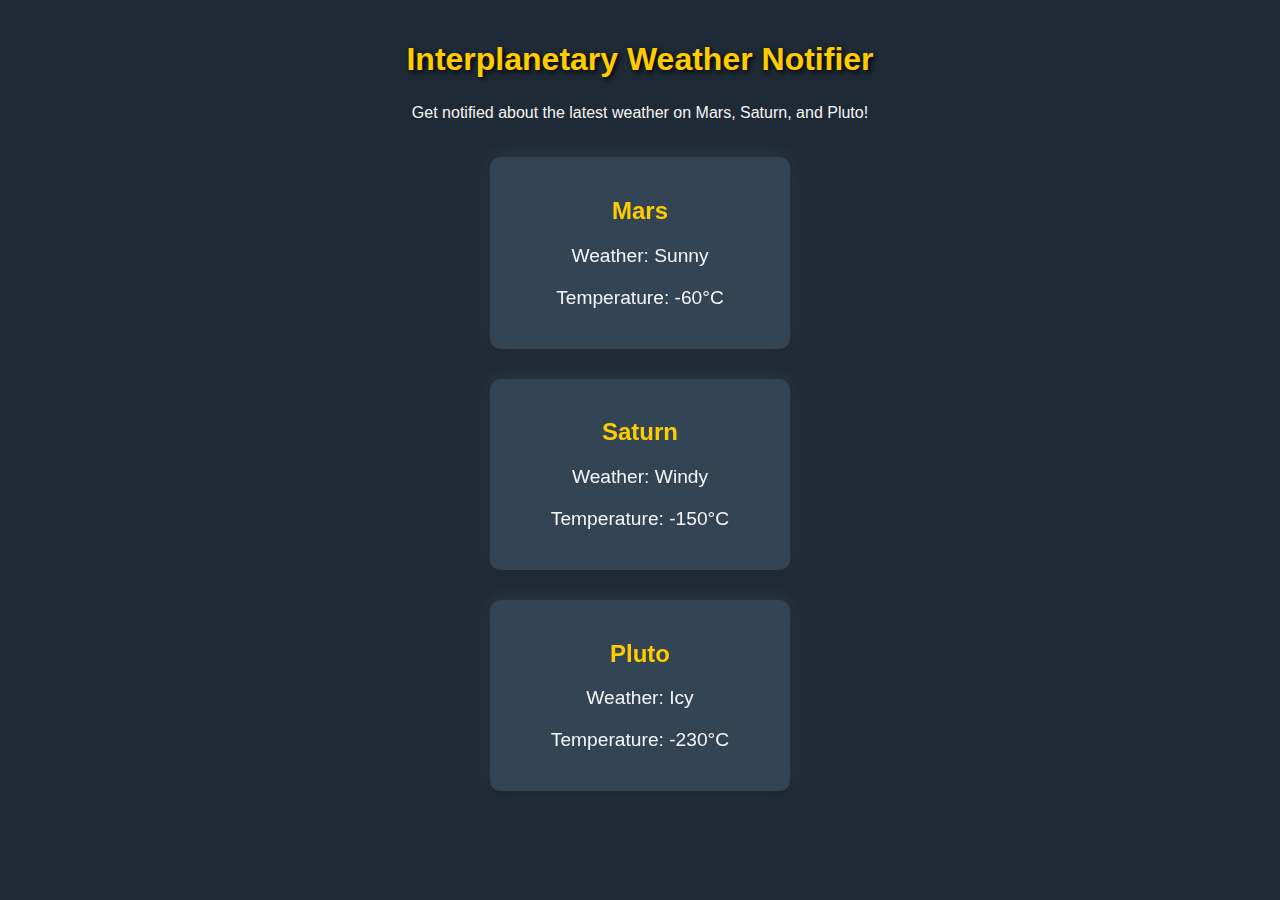
<file: WE.html>
<!DOCTYPE html>
<html lang="en">
<head>
    <meta charset="UTF-8">
    <meta name="viewport" content="width=device-width, initial-scale=1.0">
    <title>Weather Notifier for Other Planets</title>
    <link rel="stylesheet" href="WEstyle.css">
</head>
<body>

    <h1>Interplanetary Weather Notifier</h1>
    <p>Get notified about the latest weather on Mars, Saturn, and Pluto!</p>

    <div class="planet" id="mars">
        <div class="planet-content">
            <h2>Mars</h2>
            <p class="weather">Weather: <span id="marsWeather">Sunny</span></p>
            <p class="temperature">Temperature: <span id="marsTemp">-60°C</span></p>
        </div>
    </div>

    <div class="planet" id="saturn">
        <div class="planet-content">
            <h2>Saturn</h2>
            <p class="weather">Weather: <span id="saturnWeather">Windy</span></p>
            <p class="temperature">Temperature: <span id="saturnTemp">-150°C</span></p>
        </div>
    </div>

    <div class="planet" id="pluto">
        <div class="planet-content">
            <h2>Pluto</h2>
            <p class="weather">Weather: <span id="plutoWeather">Icy</span></p>
            <p class="temperature">Temperature: <span id="plutoTemp">-230°C</span></p>
        </div>
    </div>

    <script src="WEscript.js"></script>
</body>
</html>
</file>
<file: useless2.0/plant/styles.css>
/* Base styles and design system */
* {
    margin: 0;
    padding: 0;
    box-sizing: border-box;
}

body {
    font-family: -apple-system, BlinkMacSystemFont, 'Segoe UI', Roboto, Oxygen, Ubuntu, Cantarell, sans-serif;
    overflow-x: hidden;
}

/* App container with dynamic backgrounds */
.app-container {
    min-height: 100vh;
    display: flex;
    flex-direction: column;
    align-items: center;
    justify-content: center;
    padding: 2rem;
    transition: background 1s ease;
}

/* Background states */
.bg-neutral {
    background: linear-gradient(to bottom, #9ca3af, #6b7280);
}

.bg-healthy {
    background: linear-gradient(to bottom, #93c5fd, #86efac);
}

.bg-balanced {
    background: linear-gradient(to bottom, #86efac, #bfdbfe, #86efac);
}

.bg-fried {
    background: linear-gradient(to bottom, #f87171, #fde68a, #fef3c7);
}

.bg-drowned {
    background: linear-gradient(to bottom, #2563eb, #60a5fa, #bfdbfe);
}

.bg-overwhelmed {
    background: linear-gradient(to bottom, #374151, #111827);
}

.bg-stressed {
    background: linear-gradient(to bottom, #9ca3af, #6b7280);
}

/* Main card */
.main-card {
    background: rgba(255, 255, 255, 0.9);
    backdrop-filter: blur(8px);
    border-radius: 1.5rem;
    box-shadow: 0 25px 50px -12px rgba(0, 0, 0, 0.25);
    padding: 2rem;
    max-width: 28rem;
    width: 100%;
    text-align: center;
}

/* Header */
.title {
    font-size: 1.875rem;
    font-weight: bold;
    color: #1f2937;
    margin-bottom: 0.5rem;
}

.stats {
    color: #4b5563;
    margin-bottom: 1.5rem;
}

.stats p {
    margin-bottom: 0.25rem;
}

.session-stats {
    font-size: 0.875rem;
}

.status-text {
    font-size: 0.75rem;
    font-weight: 500;
    text-transform: capitalize;
}

.recovery-text {
    font-size: 0.75rem;
    color: #059669;
}

/* Plant container */
.plant-container {
    margin-bottom: 2rem;
    position: relative;
}

.plant-wrapper {
    transition: transform 0.5s ease;
}

.plant-wrapper.watering {
    transform: scale(1.05) rotate(1deg);
}

.plant-wrapper.sunning {
    transform: scale(1.05) rotate(-1deg);
}

/* Sun indicator */
.sun-indicator {
    position: absolute;
    top: -1rem;
    right: -1rem;
    z-index: 10;
}

.sun-icon {
    font-size: 2rem;
    opacity: 0.3;
    transition: all 0.5s ease;
}

.sun-icon.active {
    opacity: 1;
}

.sun-icon.hot {
    font-size: 3rem;
    color: #f97316;
}

.sun-icon.burning {
    font-size: 4rem;
    color: #dc2626;
    animation: pulse 1s infinite;
}

.sun-icon.animating {
    transform: scale(1.25) rotate(12deg);
}

/* Plant SVG */
.plant-svg-container {
    display: flex;
    justify-content: center;
    margin-bottom: 1rem;
}

.plant-svg {
    filter: drop-shadow(0 10px 15px rgba(0, 0, 0, 0.1));
}

/* Progress indicator */
.progress-indicator {
    font-size: 0.875rem;
    color: #4b5563;
    font-style: italic;
    margin-bottom: 1rem;
}

/* Speech bubble */
.speech-bubble {
    background: #f3f4f6;
    border-radius: 1rem;
    padding: 1rem;
    margin-bottom: 1.5rem;
    position: relative;
    border: 2px solid #d1d5db;
}

.speech-bubble::before {
    content: '';
    position: absolute;
    top: -14px;
    left: 50%;
    transform: translateX(-50%);
    width: 0;
    height: 0;
    border-left: 12px solid transparent;
    border-right: 12px solid transparent;
    border-bottom: 12px solid #d1d5db;
}

.speech-bubble::after {
    content: '';
    position: absolute;
    top: -12px;
    left: 50%;
    transform: translateX(-50%);
    width: 0;
    height: 0;
    border-left: 10px solid transparent;
    border-right: 10px solid transparent;
    border-bottom: 10px solid #f3f4f6;
}

#roast-text {
    color: #1f2937;
    font-weight: 500;
    font-style: italic;
    margin: 0;
}

/* Button container */
.button-container {
    display: flex;
    gap: 1rem;
    margin-bottom: 1.5rem;
}

/* Action buttons */
.action-button {
    font-weight: bold;
    padding: 0.75rem 1.5rem;
    border-radius: 9999px;
    font-size: 1.125rem;
    transition: all 0.2s ease;
    transform: scale(1);
    box-shadow: 0 10px 15px -3px rgba(0, 0, 0, 0.1);
    flex: 1;
    border: none;
    cursor: pointer;
    color: white;
}

.action-button:hover {
    transform: scale(1.05);
}

.action-button:active {
    transform: scale(0.95);
}

.water-button {
    background: #3b82f6;
}

.water-button:hover {
    background: #2563eb;
}

.sun-button {
    background: #eab308;
}

.sun-button:hover {
    background: #ca8a04;
}

/* Achievements */
.achievements-container {
    margin-top: 1.5rem;
}

.achievements-title {
    font-size: 1.125rem;
    font-weight: 600;
    color: #374151;
    margin-bottom: 0.75rem;
}

.achievements-list {
    display: flex;
    flex-direction: column;
    gap: 0.5rem;
}

.achievement {
    background: #fef3c7;
    border: 1px solid #fcd34d;
    border-radius: 0.5rem;
    padding: 0.75rem;
    font-size: 0.875rem;
}

.achievement-name {
    font-weight: 500;
    color: #92400e;
}

.achievement-roast {
    color: #a16207;
    font-style: italic;
}

/* Status container */
.status-container {
    margin-top: 1.5rem;
    font-size: 0.875rem;
    color: #4b5563;
    background: #f9fafb;
    border-radius: 0.5rem;
    padding: 0.75rem;
}

.status-title {
    font-weight: 500;
    text-transform: capitalize;
    margin-bottom: 0.25rem;
}

.status-message {
    font-size: 0.75rem;
}

.status-message p {
    margin-bottom: 0.25rem;
}

/* Footer */
.footer {
    margin-top: 2rem;
    font-size: 0.75rem;
    color: #6b7280;
    font-style: italic;
}

/* Animations */
@keyframes pulse {
    0%, 100% {
        opacity: 1;
    }
    50% {
        opacity: 0.5;
    }
}

.animate-pulse {
    animation: pulse 2s cubic-bezier(0.4, 0, 0.6, 1) infinite;
}

/* Responsive design */
@media (max-width: 640px) {
    .app-container {
        padding: 1rem;
    }
    
    .main-card {
        padding: 1.5rem;
    }
    
    .title {
        font-size: 1.5rem;
    }
    
    .button-container {
        flex-direction: column;
    }
    
    .action-button {
        margin-bottom: 0.5rem;
    }
}
</file>
<file: useless2.0/we/style.css>
/* General Styling */
body {
    display: flex;
    flex-direction: column;
    align-items: center;
    font-family: Arial, sans-serif;
    background-color: #1e2a35;
    color: #f5f5f5;
    margin: 0;
    padding: 20px;
    text-align: center;
    perspective: 1000px;
}

h1 {
    font-size: 2em;
    margin-bottom: 10px;
    color: #ffcc00;
    text-shadow: 2px 2px 5px #000;
}

p {
    font-size: 1em;
    margin-bottom: 20px;
}

.planet {
    width: 80%;
    max-width: 300px;
    margin: 15px;
    perspective: 1000px;
    cursor: pointer;
    transform-style: preserve-3d;
    transition: transform 0.5s;
}

.planet:hover {
    transform: rotateY(20deg) rotateX(10deg) scale(1.05);
}

.planet-content {
    padding: 20px;
    border-radius: 10px;
    background-color: #334455;
    box-shadow: 0 4px 8px rgba(0, 0, 0, 0.3);
    transition: transform 0.5s;
    transform-style: preserve-3d;
}

h2 {
    color: #ffcc00;
    margin-bottom: 10px;
}

.weather, .temperature {
    font-size: 1.2em;
}

.planet-content:after {
    content: '';
    position: absolute;
    width: 100%;
    height: 100%;
    top: 0;
    left: 0;
    right: 0;
    bottom: 0;
    border-radius: 10px;
    box-shadow: 0 0 20px rgba(255, 255, 255, 0.1);
    transition: box-shadow 0.3s;
}

.planet:hover .planet-content:after {
    box-shadow: 0 0 30px rgba(255, 255, 255, 0.3);
}
</file>
<file: pstyles.css>
/* Base styles and design system */
* {
    margin: 0;
    padding: 0;
    box-sizing: border-box;
}

body {
    font-family: -apple-system, BlinkMacSystemFont, 'Segoe UI', Roboto, Oxygen, Ubuntu, Cantarell, sans-serif;
    overflow-x: hidden;
}

/* App container with dynamic backgrounds */
.app-container {
    min-height: 100vh;
    display: flex;
    flex-direction: column;
    align-items: center;
    justify-content: center;
    padding: 2rem;
    transition: background 1s ease;
}

/* Background states */
.bg-neutral {
    background: linear-gradient(to bottom, #9ca3af, #6b7280);
}

.bg-healthy {
    background: linear-gradient(to bottom, #93c5fd, #86efac);
}

.bg-balanced {
    background: linear-gradient(to bottom, #86efac, #bfdbfe, #86efac);
}

.bg-fried {
    background: linear-gradient(to bottom, #f87171, #fde68a, #fef3c7);
}

.bg-drowned {
    background: linear-gradient(to bottom, #2563eb, #60a5fa, #bfdbfe);
}

.bg-overwhelmed {
    background: linear-gradient(to bottom, #374151, #111827);
}

.bg-stressed {
    background: linear-gradient(to bottom, #9ca3af, #6b7280);
}

/* Main card */
.main-card {
    background: rgba(255, 255, 255, 0.9);
    backdrop-filter: blur(8px);
    border-radius: 1.5rem;
    box-shadow: 0 25px 50px -12px rgba(0, 0, 0, 0.25);
    padding: 2rem;
    max-width: 28rem;
    width: 100%;
    text-align: center;
}

/* Header */
.title {
    font-size: 1.875rem;
    font-weight: bold;
    color: #1f2937;
    margin-bottom: 0.5rem;
}

.stats {
    color: #4b5563;
    margin-bottom: 1.5rem;
}

.stats p {
    margin-bottom: 0.25rem;
}

.session-stats {
    font-size: 0.875rem;
}

.status-text {
    font-size: 0.75rem;
    font-weight: 500;
    text-transform: capitalize;
}

.recovery-text {
    font-size: 0.75rem;
    color: #059669;
}

/* Plant container */
.plant-container {
    margin-bottom: 2rem;
    position: relative;
}

.plant-wrapper {
    transition: transform 0.5s ease;
}

.plant-wrapper.watering {
    transform: scale(1.05) rotate(1deg);
}

.plant-wrapper.sunning {
    transform: scale(1.05) rotate(-1deg);
}

/* Sun indicator */
.sun-indicator {
    position: absolute;
    top: -1rem;
    right: -1rem;
    z-index: 10;
}

.sun-icon {
    font-size: 2rem;
    opacity: 0.3;
    transition: all 0.5s ease;
}

.sun-icon.active {
    opacity: 1;
}

.sun-icon.hot {
    font-size: 3rem;
    color: #f97316;
}

.sun-icon.burning {
    font-size: 4rem;
    color: #dc2626;
    animation: pulse 1s infinite;
}

.sun-icon.animating {
    transform: scale(1.25) rotate(12deg);
}

/* Plant SVG */
.plant-svg-container {
    display: flex;
    justify-content: center;
    margin-bottom: 1rem;
}

.plant-svg {
    filter: drop-shadow(0 10px 15px rgba(0, 0, 0, 0.1));
}

/* Progress indicator */
.progress-indicator {
    font-size: 0.875rem;
    color: #4b5563;
    font-style: italic;
    margin-bottom: 1rem;
}

/* Speech bubble */
.speech-bubble {
    background: #f3f4f6;
    border-radius: 1rem;
    padding: 1rem;
    margin-bottom: 1.5rem;
    position: relative;
    border: 2px solid #d1d5db;
}

.speech-bubble::before {
    content: '';
    position: absolute;
    top: -14px;
    left: 50%;
    transform: translateX(-50%);
    width: 0;
    height: 0;
    border-left: 12px solid transparent;
    border-right: 12px solid transparent;
    border-bottom: 12px solid #d1d5db;
}

.speech-bubble::after {
    content: '';
    position: absolute;
    top: -12px;
    left: 50%;
    transform: translateX(-50%);
    width: 0;
    height: 0;
    border-left: 10px solid transparent;
    border-right: 10px solid transparent;
    border-bottom: 10px solid #f3f4f6;
}

#roast-text {
    color: #1f2937;
    font-weight: 500;
    font-style: italic;
    margin: 0;
}

/* Button container */
.button-container {
    display: flex;
    gap: 1rem;
    margin-bottom: 1.5rem;
}

/* Action buttons */
.action-button {
    font-weight: bold;
    padding: 0.75rem 1.5rem;
    border-radius: 9999px;
    font-size: 1.125rem;
    transition: all 0.2s ease;
    transform: scale(1);
    box-shadow: 0 10px 15px -3px rgba(0, 0, 0, 0.1);
    flex: 1;
    border: none;
    cursor: pointer;
    color: white;
}

.action-button:hover {
    transform: scale(1.05);
}

.action-button:active {
    transform: scale(0.95);
}

.water-button {
    background: #3b82f6;
}

.water-button:hover {
    background: #2563eb;
}

.sun-button {
    background: #eab308;
}

.sun-button:hover {
    background: #ca8a04;
}

/* Achievements */
.achievements-container {
    margin-top: 1.5rem;
}

.achievements-title {
    font-size: 1.125rem;
    font-weight: 600;
    color: #374151;
    margin-bottom: 0.75rem;
}

.achievements-list {
    display: flex;
    flex-direction: column;
    gap: 0.5rem;
}

.achievement {
    background: #fef3c7;
    border: 1px solid #fcd34d;
    border-radius: 0.5rem;
    padding: 0.75rem;
    font-size: 0.875rem;
}

.achievement-name {
    font-weight: 500;
    color: #92400e;
}

.achievement-roast {
    color: #a16207;
    font-style: italic;
}

/* Status container */
.status-container {
    margin-top: 1.5rem;
    font-size: 0.875rem;
    color: #4b5563;
    background: #f9fafb;
    border-radius: 0.5rem;
    padding: 0.75rem;
}

.status-title {
    font-weight: 500;
    text-transform: capitalize;
    margin-bottom: 0.25rem;
}

.status-message {
    font-size: 0.75rem;
}

.status-message p {
    margin-bottom: 0.25rem;
}

/* Footer */
.footer {
    margin-top: 2rem;
    font-size: 0.75rem;
    color: #6b7280;
    font-style: italic;
}

/* Animations */
@keyframes pulse {
    0%, 100% {
        opacity: 1;
    }
    50% {
        opacity: 0.5;
    }
}

.animate-pulse {
    animation: pulse 2s cubic-bezier(0.4, 0, 0.6, 1) infinite;
}

/* Responsive design */
@media (max-width: 640px) {
    .app-container {
        padding: 1rem;
    }
    
    .main-card {
        padding: 1.5rem;
    }
    
    .title {
        font-size: 1.5rem;
    }
    
    .button-container {
        flex-direction: column;
    }
    
    .action-button {
        margin-bottom: 0.5rem;
    }
}
</file>
<file: WEstyle.css>
/* General Styling */
body {
    display: flex;
    flex-direction: column;
    align-items: center;
    font-family: Arial, sans-serif;
    background-color: #1e2a35;
    color: #f5f5f5;
    margin: 0;
    padding: 20px;
    text-align: center;
    perspective: 1000px;
}

h1 {
    font-size: 2em;
    margin-bottom: 10px;
    color: #ffcc00;
    text-shadow: 2px 2px 5px #000;
}

p {
    font-size: 1em;
    margin-bottom: 20px;
}

.planet {
    width: 80%;
    max-width: 300px;
    margin: 15px;
    perspective: 1000px;
    cursor: pointer;
    transform-style: preserve-3d;
    transition: transform 0.5s;
}

.planet:hover {
    transform: rotateY(20deg) rotateX(10deg) scale(1.05);
}

.planet-content {
    padding: 20px;
    border-radius: 10px;
    background-color: #334455;
    box-shadow: 0 4px 8px rgba(0, 0, 0, 0.3);
    transition: transform 0.5s;
    transform-style: preserve-3d;
}

h2 {
    color: #ffcc00;
    margin-bottom: 10px;
}

.weather, .temperature {
    font-size: 1.2em;
}

.planet-content:after {
    content: '';
    position: absolute;
    width: 100%;
    height: 100%;
    top: 0;
    left: 0;
    right: 0;
    bottom: 0;
    border-radius: 10px;
    box-shadow: 0 0 20px rgba(255, 255, 255, 0.1);
    transition: box-shadow 0.3s;
}

.planet:hover .planet-content:after {
    box-shadow: 0 0 30px rgba(255, 255, 255, 0.3);
}
</file>
